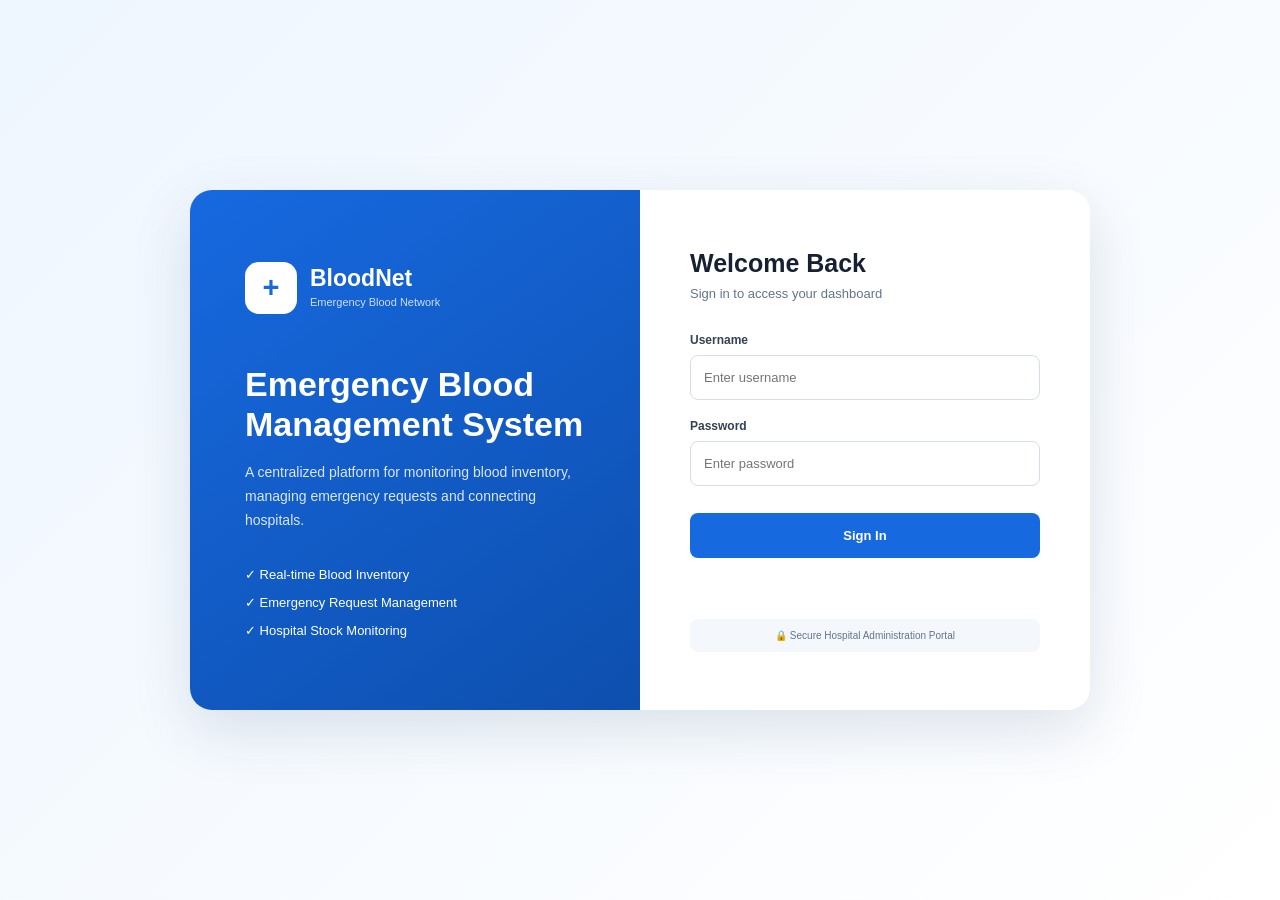
<file: templates/login.html>
<!DOCTYPE html>
<html lang="en">

<head>

    <meta charset="UTF-8">

    <meta name="viewport"
          content="width=device-width, initial-scale=1.0">

    <title>BloodNet | Login</title>

    <style>

        * {
            margin: 0;
            padding: 0;
            box-sizing: border-box;
        }

        body {

            font-family: Arial, sans-serif;

            min-height: 100vh;

            background:
                linear-gradient(
                    135deg,
                    #eef6ff,
                    #ffffff
                );

            display: flex;

            align-items: center;

            justify-content: center;

            color: #1e293b;
        }

        .login-wrapper {

            width: 900px;

            max-width: 94%;

            min-height: 520px;

            background: white;

            border-radius: 22px;

            overflow: hidden;

            display: grid;

            grid-template-columns: 1fr 1fr;

            box-shadow:
                0 20px 60px
                rgba(15, 50, 90, 0.13);
        }

        /* LEFT */

        .login-left {

            background:
                linear-gradient(
                    145deg,
                    #1769e0,
                    #0d4fae
                );

            color: white;

            padding: 55px;

            display: flex;

            flex-direction: column;

            justify-content: center;
        }

        .brand {

            display: flex;

            align-items: center;

            gap: 13px;

            margin-bottom: 50px;
        }

        .brand-icon {

            width: 52px;

            height: 52px;

            background: white;

            color: #1769e0;

            border-radius: 14px;

            display: flex;

            align-items: center;

            justify-content: center;

            font-size: 29px;

            font-weight: bold;
        }

        .brand h2 {

            font-size: 23px;
        }

        .brand span {

            font-size: 11px;

            opacity: .8;
        }

        .login-left h1 {

            font-size: 34px;

            line-height: 1.2;

            margin-bottom: 16px;
        }

        .login-left p {

            font-size: 14px;

            line-height: 1.7;

            opacity: .85;

            max-width: 360px;
        }

        .feature {

            margin-top: 35px;

            display: flex;

            flex-direction: column;

            gap: 13px;
        }

        .feature div {

            font-size: 13px;
        }

        /* RIGHT */

        .login-right {

            padding: 55px 50px;

            display: flex;

            justify-content: center;

            flex-direction: column;
        }

        .login-right h2 {

            font-size: 25px;

            color: #172033;

            margin-bottom: 8px;
        }

        .subtitle {

            color: #64748b;

            font-size: 13px;

            margin-bottom: 32px;
        }

        .form-group {

            margin-bottom: 19px;
        }

        .form-group label {

            display: block;

            margin-bottom: 8px;

            color: #334155;

            font-size: 12px;

            font-weight: bold;
        }

        .form-group input {

            width: 100%;

            height: 45px;

            border: 1px solid #d5deea;

            border-radius: 8px;

            padding: 0 13px;

            font-size: 13px;

            outline: none;

            transition: .2s;
        }

        .form-group input:focus {

            border-color: #1769e0;

            box-shadow:
                0 0 0 3px
                rgba(23,105,224,.10);
        }

        .login-btn {

            width: 100%;

            height: 45px;

            border: none;

            border-radius: 8px;

            background: #1769e0;

            color: white;

            font-size: 13px;

            font-weight: bold;

            cursor: pointer;

            margin-top: 8px;

            transition: .2s;
        }

        .login-btn:hover {

            background: #1254b8;

            transform: translateY(-1px);
        }

        #message {

            margin-top: 15px;

            text-align: center;

            font-size: 12px;

            font-weight: bold;

            min-height: 18px;
        }

        .security {

            margin-top: 28px;

            padding: 11px;

            background: #f4f8fd;

            border-radius: 8px;

            text-align: center;

            font-size: 10px;

            color: #64748b;
        }


        @media(max-width:700px) {

            .login-wrapper {

                grid-template-columns: 1fr;
            }

            .login-left {

                padding: 35px;

            }

            .login-left h1 {

                font-size: 27px;
            }

            .feature {

                display: none;
            }

            .login-right {

                padding: 35px;
            }
        }

    </style>

</head>

<body>


<div class="login-wrapper">


    <!-- LEFT -->

    <div class="login-left">

        <div class="brand">

            <div class="brand-icon">
                +
            </div>

            <div>

                <h2>BloodNet</h2>

                <span>
                    Emergency Blood Network
                </span>

            </div>

        </div>


        <h1>
            Emergency Blood<br>
            Management System
        </h1>

        <p>

            A centralized platform for
            monitoring blood inventory,
            managing emergency requests
            and connecting hospitals.

        </p>


        <div class="feature">

            <div>
                ✓ Real-time Blood Inventory
            </div>

            <div>
                ✓ Emergency Request Management
            </div>

            <div>
                ✓ Hospital Stock Monitoring
            </div>

        </div>

    </div>


    <!-- RIGHT -->

    <div class="login-right">

        <h2>
            Welcome Back
        </h2>

        <p class="subtitle">
            Sign in to access your dashboard
        </p>


        <form id="loginForm">

            <div class="form-group">

                <label>
                    Username
                </label>

                <input
                    type="text"
                    id="username"
                    placeholder="Enter username"
                    required>

            </div>


            <div class="form-group">

                <label>
                    Password
                </label>

                <input
                    type="password"
                    id="password"
                    placeholder="Enter password"
                    required>

            </div>


            <button
                type="submit"
                class="login-btn">

                Sign In

            </button>

        </form>


        <div id="message"></div>


        <div class="security">

            🔒 Secure Hospital Administration Portal

        </div>

    </div>


</div>


<script>

document
.getElementById("loginForm")
.addEventListener(
    "submit",
    async function(event) {

        event.preventDefault();

        const username =
            document.getElementById("username").value;

        const password =
            document.getElementById("password").value;


        const message =
            document.getElementById("message");


        try {

            const response =
                await fetch(
                    "/api/login",
                    {
                        method: "POST",

                        headers: {
                            "Content-Type":
                                "application/json"
                        },

                        body: JSON.stringify({
                            username: username,
                            password: password
                        })
                    }
                );


            const result =
                await response.json();


            if (result.success) {

                message.style.color =
                    "#16a34a";

                message.innerText =
                    "Login successful...";

                setTimeout(
                    function() {
                        window.location.href = "/";
                    },
                    500
                );

            } else {

                message.style.color =
                    "#dc2626";

                message.innerText =
                    result.message;

            }

        } catch(error) {

            message.style.color =
                "#dc2626";

            message.innerText =
                "Server connection error";

        }

    }
);

</script>


</body>

</html>
</file>
